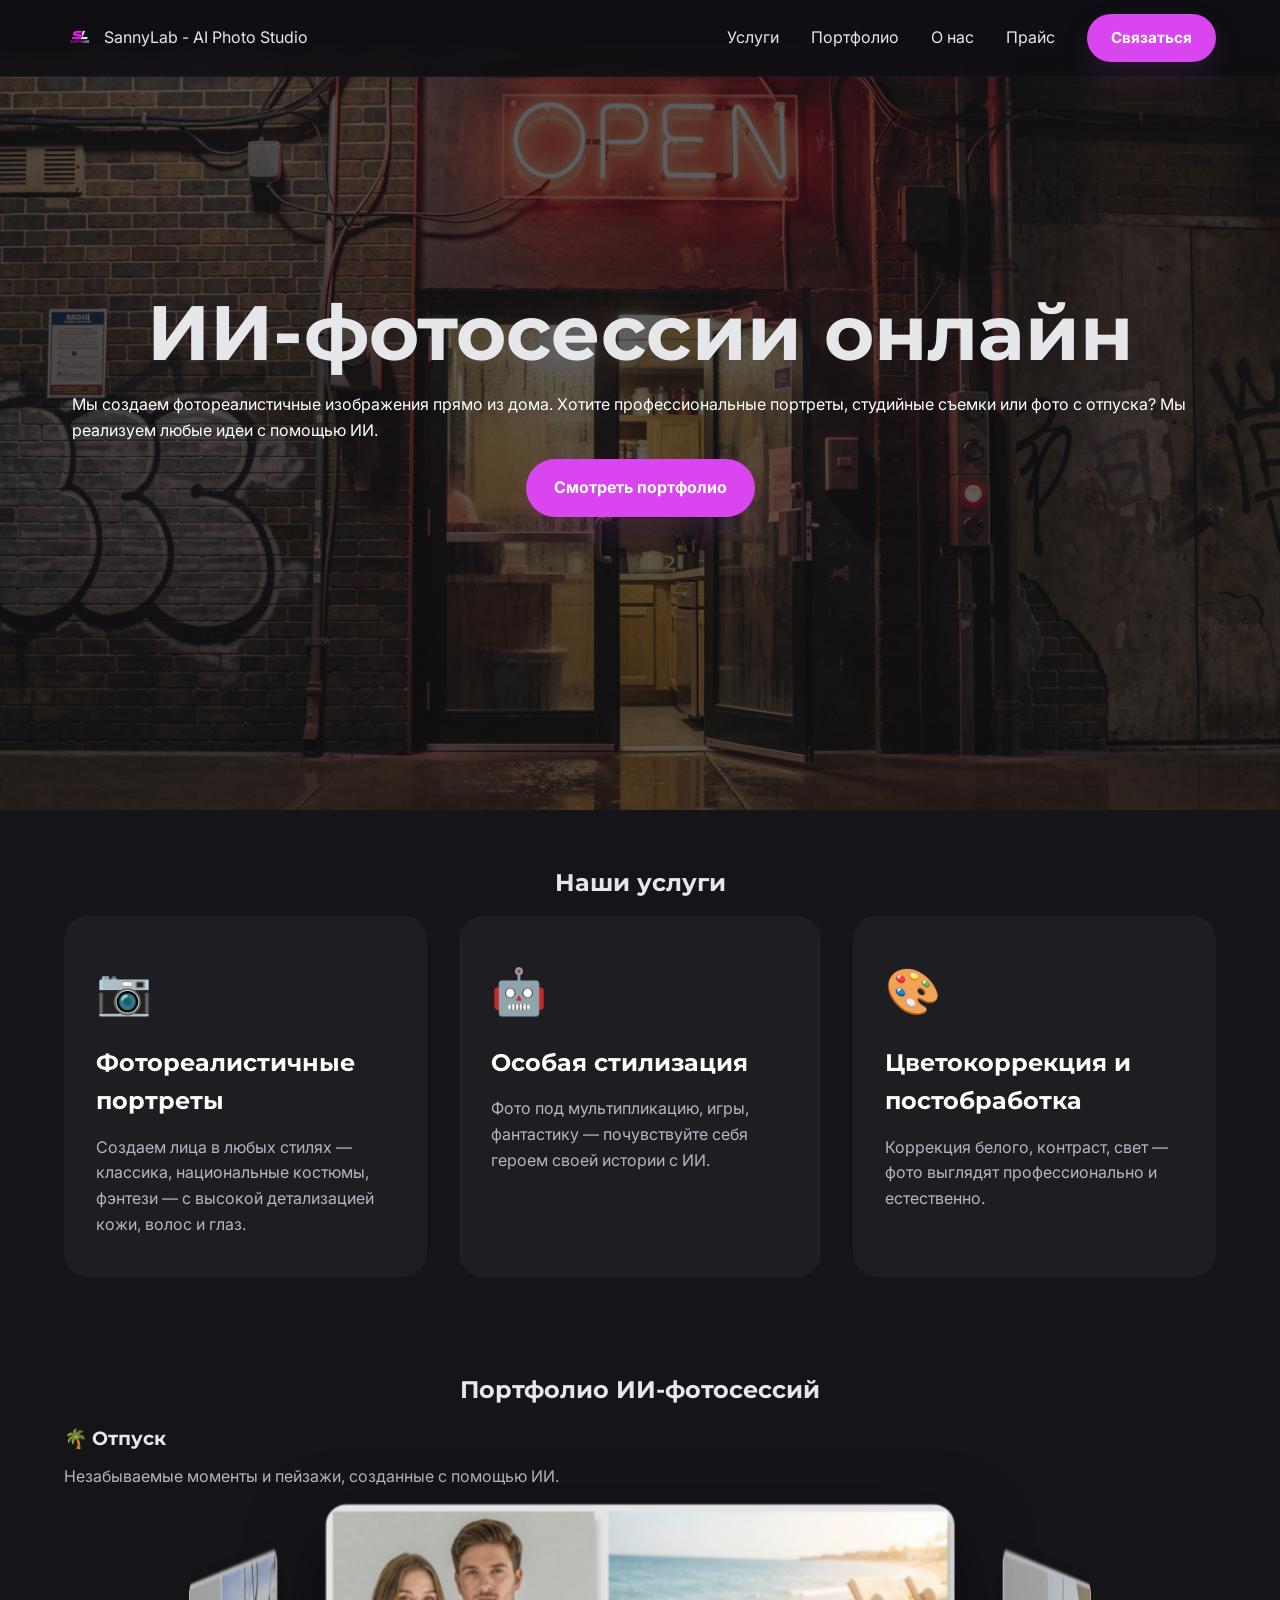
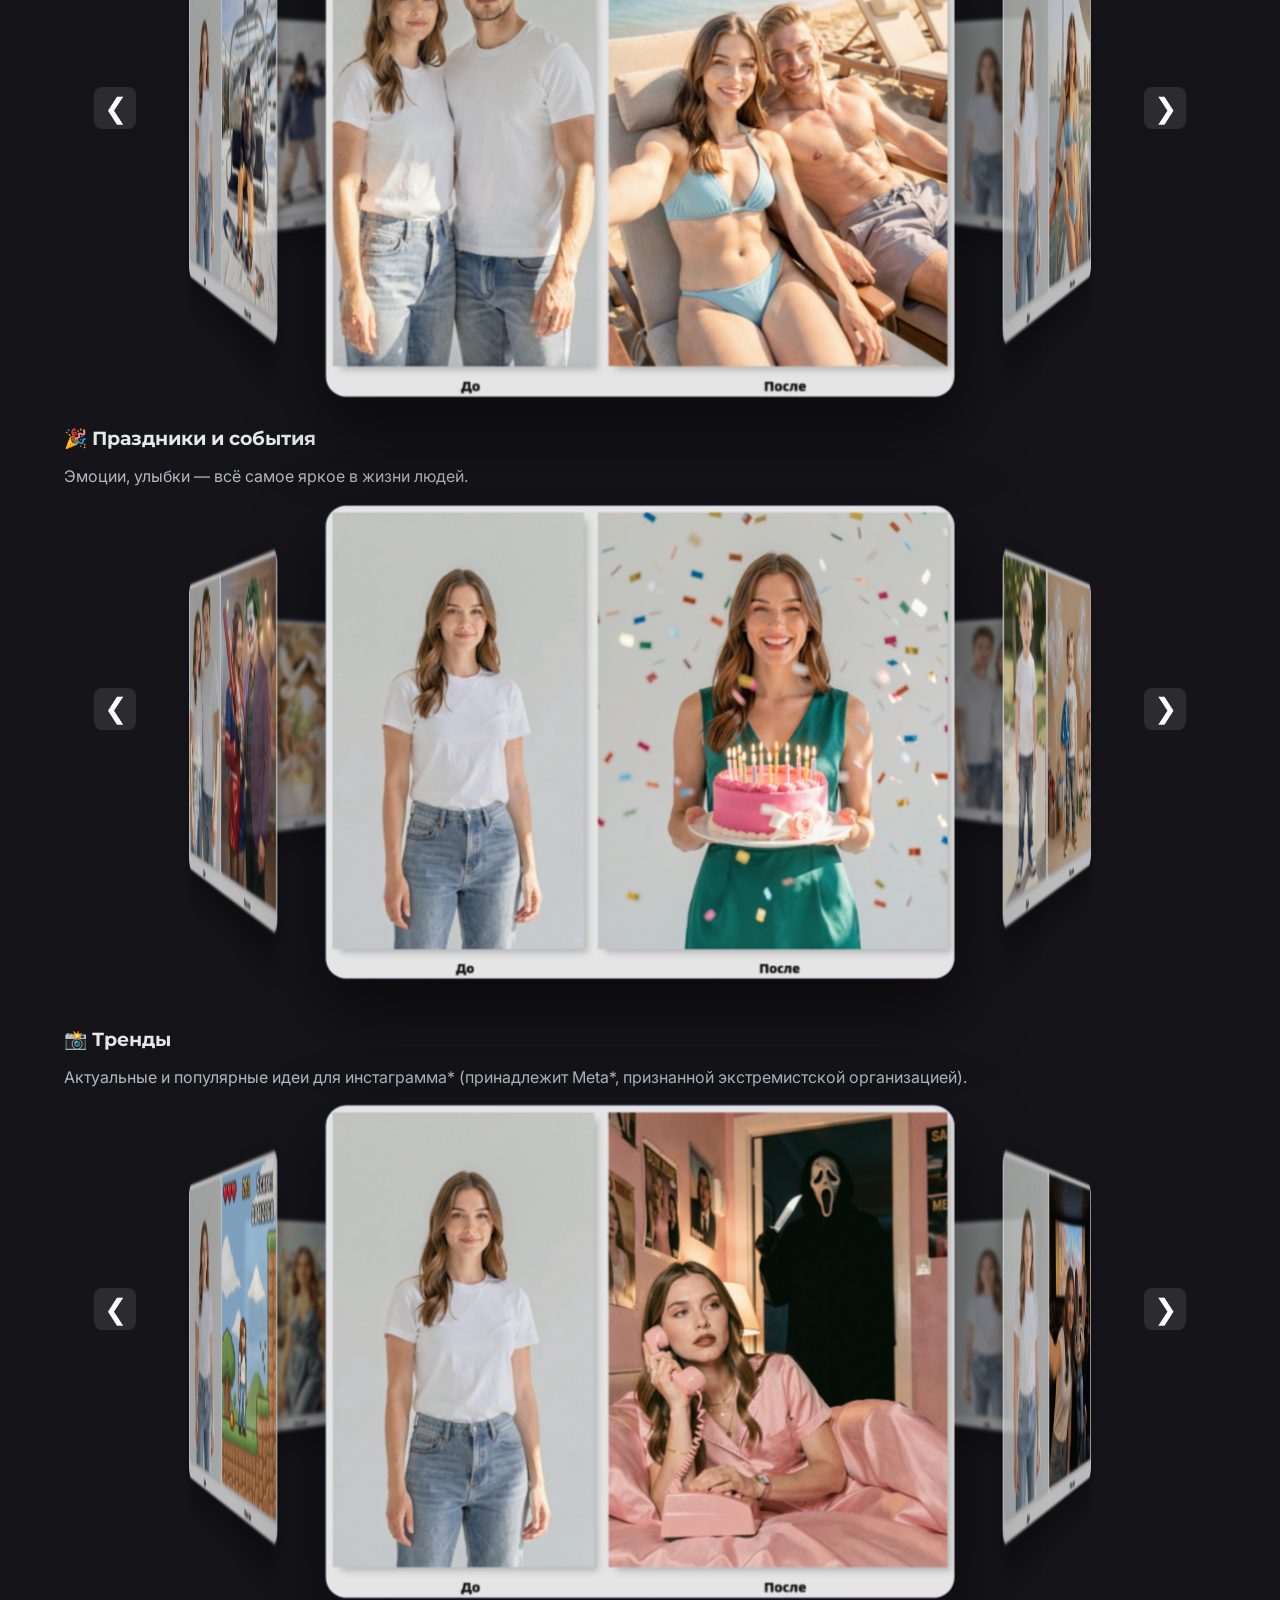
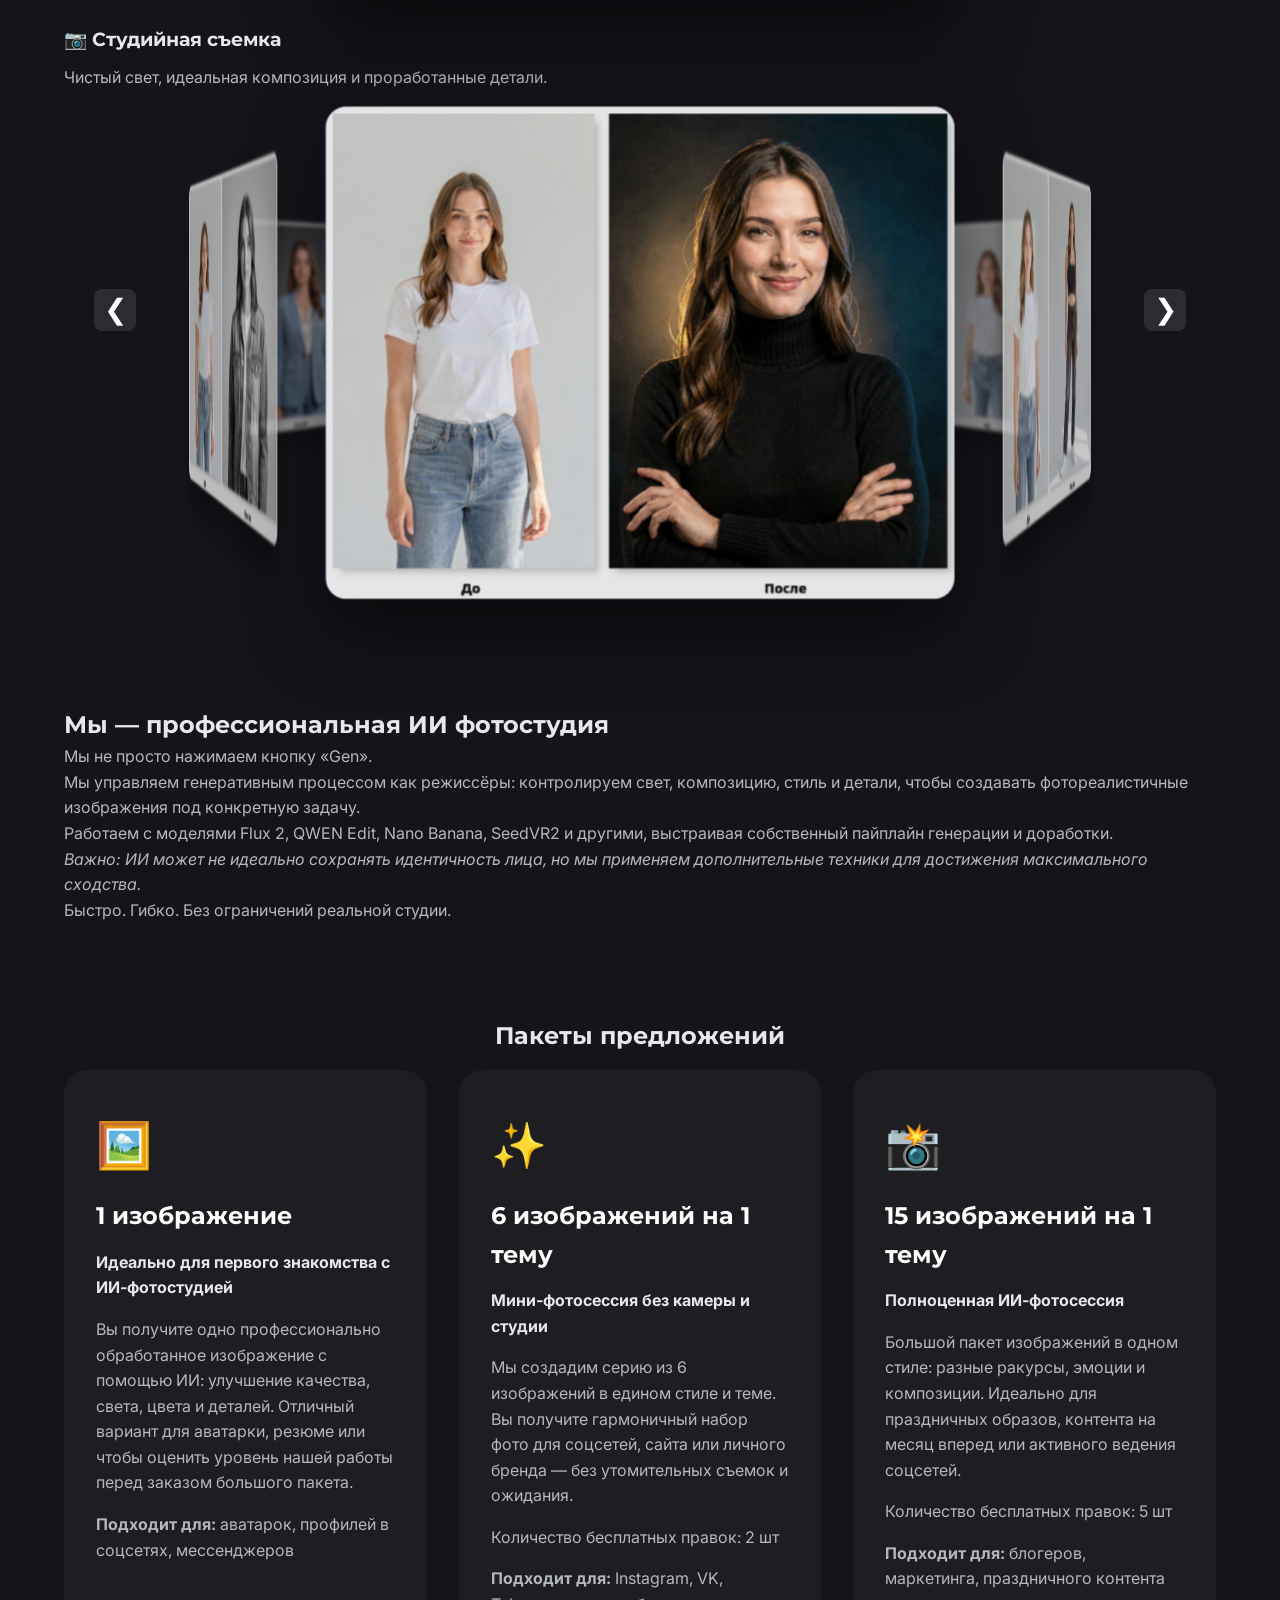
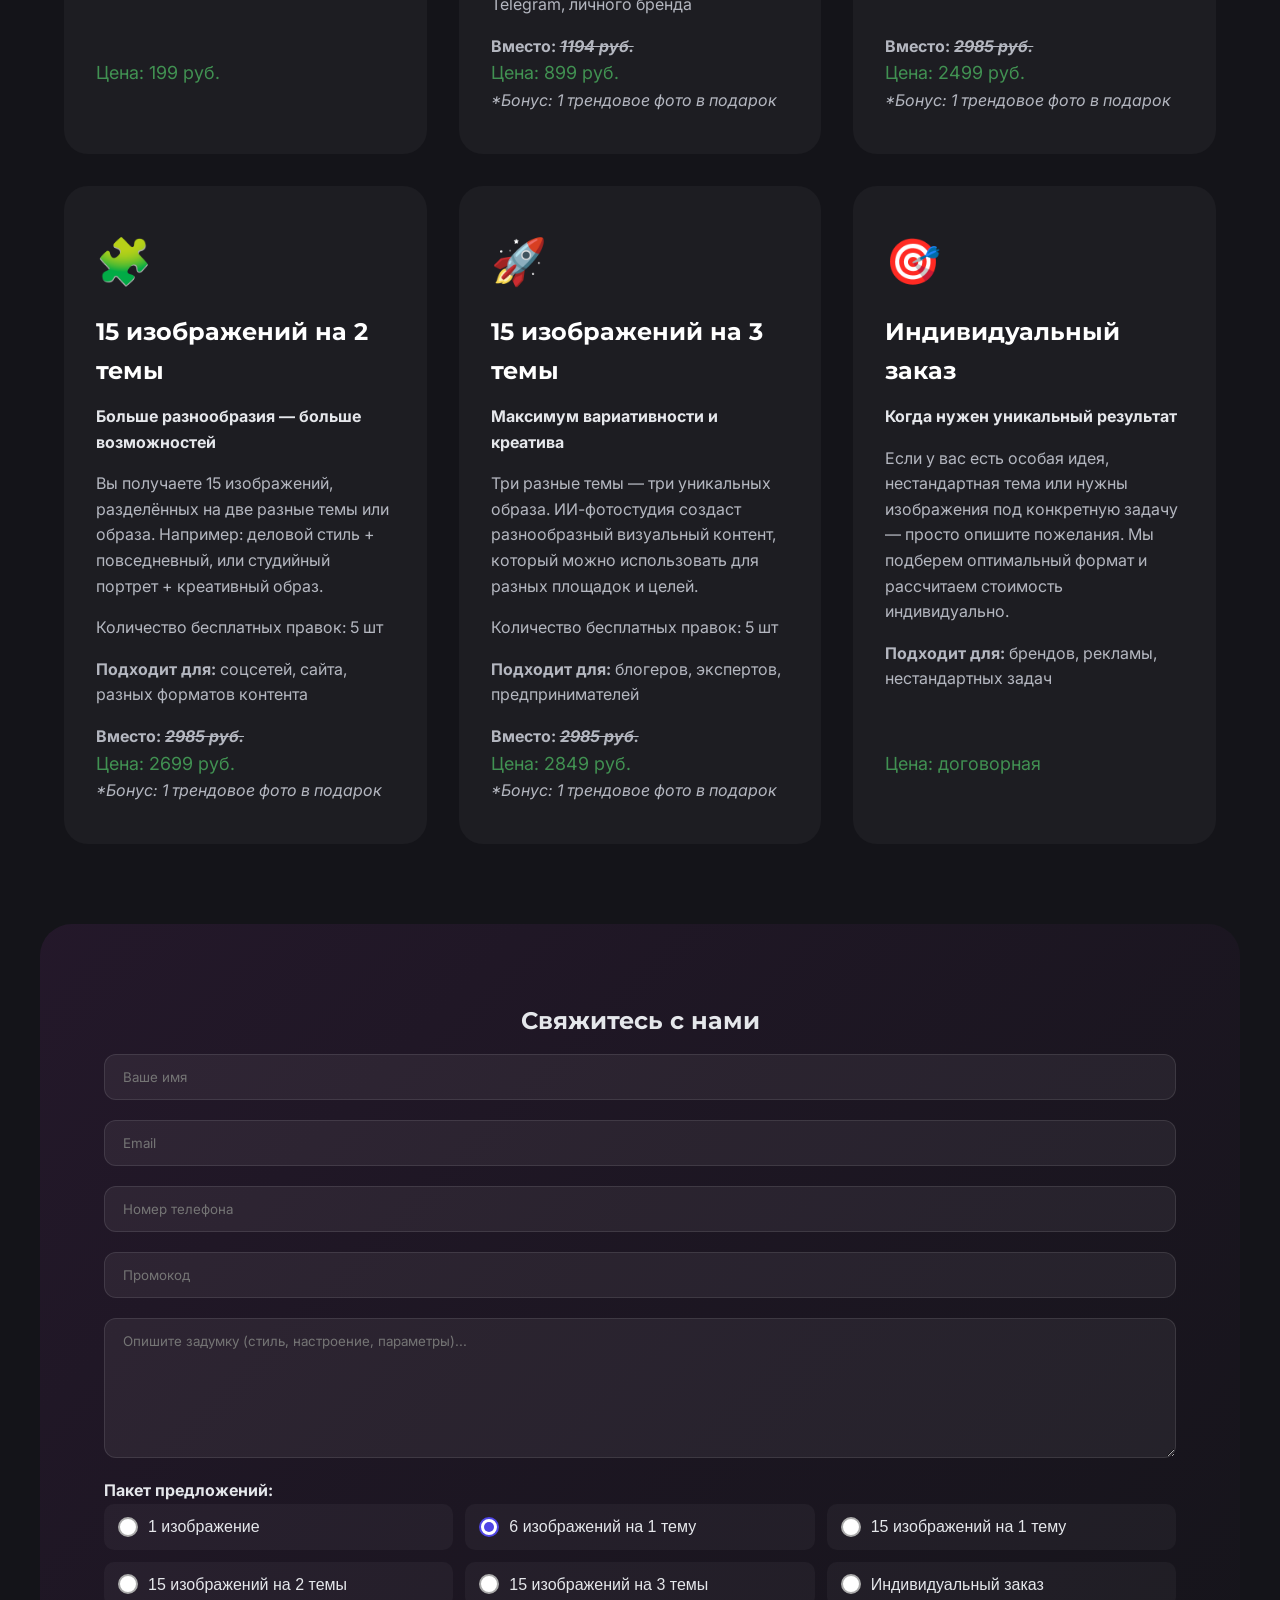
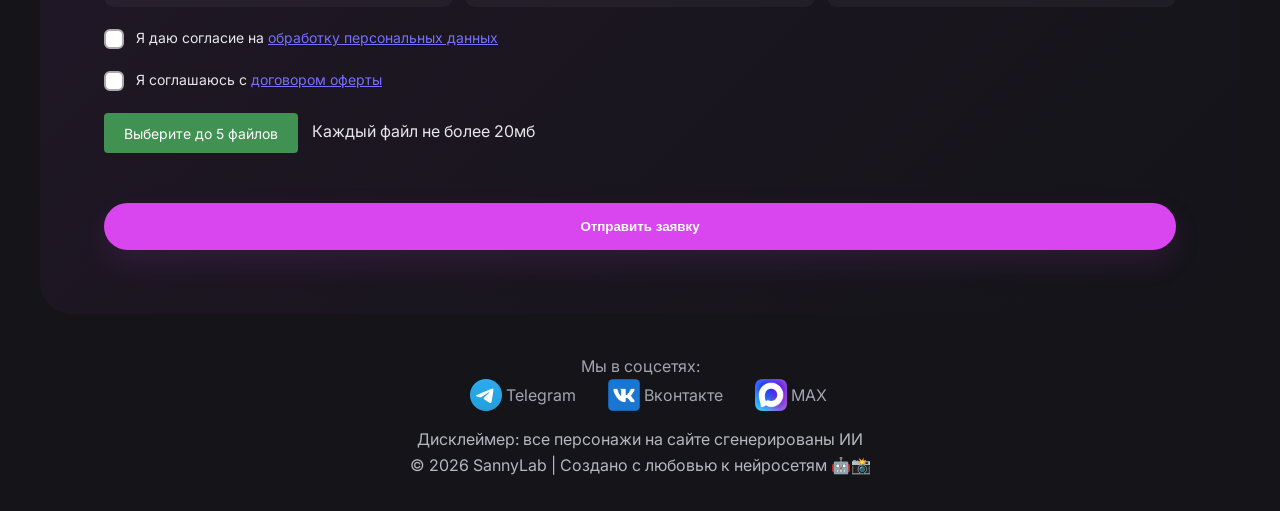
<file: index.html>
<!DOCTYPE html>
<html lang="ru">

<head>
    <meta charset="UTF-8" />
    <meta name="viewport" content="width=device-width, initial-scale=1.0" />
    <title>AI Photo Studio | Фотореалистичные ИИ фотографии и портреты</title>
    <meta name="description"
        content="SannyLab AI Photo Studio — создаем уникальные фотореалистичные изображения и портреты с помощью ИИ. Индивидуальная стилизация, постобработка и фотосессии онлайн." />
    <meta name="keywords"
        content="ИИ фотостудия, фотореалистичные портреты, AI фотографии, генеративные модели, онлайн фотосессия" />
    <link rel="canonical" href="https://sannylab.ai/" />

    <!-- Fonts -->
    <link rel="preconnect" href="https://fonts.googleapis.com">
    <link rel="preconnect" href="https://fonts.gstatic.com" crossorigin>
    <link
        href="https://fonts.googleapis.com/css2?family=Montserrat:wght@300;500;700&family=Inter:wght@300;400&display=swap"
        rel="stylesheet">

    <!-- Styles -->
    <link rel="stylesheet" href="css/style.css" />

    <!-- jQuery -->
    <script src="https://code.jquery.com/jquery-3.7.1.min.js"></script>
</head>

<body>
    <!-- Top.Mail.Ru counter -->
    <script type="text/javascript">
        var _tmr = window._tmr || (window._tmr = []);
        _tmr.push({ id: "3744654", type: "pageView", start: (new Date()).getTime() });
        (function (d, w, id) {
            if (d.getElementById(id)) return;
            var ts = d.createElement("script"); ts.type = "text/javascript"; ts.async = true; ts.id = id;
            ts.src = "https://top-fwz1.mail.ru/js/code.js";
            var f = function () { var s = d.getElementsByTagName("script")[0]; s.parentNode.insertBefore(ts, s); };
            if (w.opera == "[object Opera]") { d.addEventListener("DOMContentLoaded", f, false); } else { f(); }
        })(document, window, "tmr-code");
    </script>
    <noscript>
        <div><img src="https://top-fwz1.mail.ru/counter?id=3744654;js=na" style="position:absolute;left:-9999px;"
                alt="Top.Mail.Ru" /></div>
    </noscript>
    <!-- /Top.Mail.Ru counter -->

    <!-- Навигация -->
    <nav class="navbar" role="navigation" aria-label="Главное меню">
        <div class="container">
            <a href="#" class="logo">
                <img src="images/logo.png" alt="SannyLab logo" class="logo-icon">
                SannyLab - AI Photo Studio
            </a>
            <ul class="nav-links">
                <li><a href="#services">Услуги</a></li>
                <li><a href="#portfolio">Портфолио</a></li>
                <li><a href="#about">О нас</a></li>
                <li><a href="#pricing">Прайс</a></li>
                <li><a href="#contact" class="btn nav-btn">Связаться</a></li>
            </ul>
        </div>
    </nav>

    <!-- Hero-секция -->
    <section class="hero">
        <img src="images/banner_wide_ultralow.png" data-full="images/banner_wide_medium.png"
            alt="Фотореалистичная ИИ фотосессия" class="hero-bg blurred lazy-image" onerror="this.style.display='none'">

        <div class="container">
            <h1 class="title">ИИ-фотосессии онлайн</h1>
            <p class="sub-title">
                Мы создаем фотореалистичные изображения прямо из дома. Хотите профессиональные портреты, студийные
                съемки или фото с отпуска? Мы реализуем любые идеи с помощью ИИ.
            </p>
            <a href="#portfolio" class="btn">Смотреть портфолио</a>
        </div>
    </section>

    <!-- Услуги -->
    <section id="services" class="services">
        <div class="container">
            <h2>Наши услуги</h2>
            <div class="services-grid">
                <div class="service-card">
                    <span class="icon">📷</span>
                    <h3>Фотореалистичные портреты</h3>
                    <p>Создаем лица в любых стилях — классика, национальные костюмы, фэнтези — с высокой детализацией
                        кожи, волос и глаз.</p>
                </div>
                <div class="service-card">
                    <span class="icon">🤖</span>
                    <h3>Особая стилизация</h3>
                    <p>Фото под мультипликацию, игры, фантастику — почувствуйте себя героем своей истории с ИИ.</p>
                </div>
                <div class="service-card">
                    <span class="icon">🎨</span>
                    <h3>Цветокоррекция и постобработка</h3>
                    <p>Коррекция белого, контраст, свет — фото выглядят профессионально и естественно.</p>
                </div>
            </div>
        </div>
    </section>

    <!-- Портфолио -->
    <section id="portfolio" class="photography-portfolio services">
        <div class="container">
            <h2 class="section-title">Портфолио ИИ-фотосессий</h2>

            <!-- Категории -->
            <article class="portfolio-category" data-theme="отпуск">
                <header>
                    <h3>🌴 Отпуск</h3>
                    <p>Незабываемые моменты и пейзажи, созданные с помощью ИИ.</p>
                </header>
                <div class="slider3d">
                    <button class="nav prev" aria-label="Предыдущий слайд">❮</button>
                    <div class="viewport">
                        <div class="track">
                            <img src="images/vacation/pair_on_the_beach_low.png"
                                data-full="images/vacation/pair_on_the_beach.png" alt="Фотореалистичная пара на пляже"
                                class="slide blurred lazy-image" draggable="false">
                            <img src="images/vacation/woman_on_a_yacht_low.png"
                                data-full="images/vacation/woman_on_a_yacht.png" alt="Пара с коктейлями на пляже"
                                class="slide blurred lazy-image" draggable="false">
                            <img src="images/vacation/ferris_wheel_low.png" data-full="images/vacation/ferris_wheel.png"
                                alt="Колесо обозрения на отдыхе" class="slide blurred lazy-image" draggable="false">
                            <img src="images/vacation/pair_with_cocktails_low.png"
                                data-full="images/vacation/pair_with_cocktails.png" alt="Океаническое счастье на закате"
                                class="slide blurred lazy-image" draggable="false">
                            <img src="images/vacation/woman_on_a_snowboard_low.png"
                                data-full="images/vacation/woman_on_a_snowboard.png" alt="Девушка на яхте в отпуске"
                                class="slide blurred lazy-image" draggable="false">
                            <img src="images/vacation/woman_on_a_ski_lift_low.png"
                                data-full="images/vacation/woman_on_a_ski_lift.png" alt="Девушка на яхте в отпуске"
                                class="slide blurred lazy-image" draggable="false">
                        </div>
                    </div>
                    <button class="nav next" aria-label="Следующий слайд">❯</button>
                </div>
            </article>

            <!-- Блок: Праздники -->
            <article class="portfolio-category" data-theme="праздники">
                <header>
                    <h3>🎉 Праздники и события</h3>
                    <p>Эмоции, улыбки — всё самое яркое в жизни людей.</p>
                </header>

                <div class="slider3d">
                    <button class="nav prev">❮</button>
                    <div class="viewport">
                        <div class="track">
                            <img src="images/holidays/birthday_low.png" draggable="false"
                                data-full="images/holidays/birthday.png" class="slide blurred lazy-image"
                                alt="Свадьба под дождем" />
                            <img src="images/holidays/child_birthday_low.png" draggable="false"
                                data-full="images/holidays/child_birthday.png" class="slide blurred lazy-image"
                                alt="Новогодний бал" />
                            <img src="images/holidays/valentines_day_low.png" draggable="false"
                                data-full="images/holidays/valentines_day.png" class="slide blurred lazy-image"
                                alt="Детский день рождения" />
                            <img src="images/holidays/new_year_low.png" draggable="false"
                                data-full="images/holidays/new_year.png" class="slide blurred lazy-image"
                                alt="Концерт на свежем воздухе" />
                            <img src="images/holidays/wedding_day_low.png" draggable="false"
                                data-full="images/holidays/wedding_day.png" class="slide blurred lazy-image"
                                alt="Свадьба под дождем" />
                            <img src="images/holidays/halloween_low.png" draggable="false"
                                data-full="images/holidays/halloween.png" class="slide blurred lazy-image"
                                alt="Свадьба под дождем" />
                        </div>
                    </div>
                    <button class="nav next">❯</button>
                </div>
            </article>

            <!-- Блок: Тренды / Уличная фоторафия -->
            <article class="portfolio-category" data-theme="тренды">
                <header>
                    <h3>📸 Тренды</h3>
                    <p>Актуальные и популярные идеи для инстаграмма* (принадлежит Meta*, признанной экстремистской
                        организацией).</p>
                </header>

                <div class="slider3d">
                    <button class="nav prev">❮</button>
                    <div class="viewport">
                        <div class="track">
                            <img src="images/trends/scream_low.png" draggable="false"
                                data-full="images/trends/scream.png" class="slide blurred lazy-image"
                                alt="ИИ тренд крик" />
                            <img src="images/trends/zootopia_low.png" draggable="false"
                                data-full="images/trends/zootopia.png" class="slide blurred lazy-image"
                                alt="ИИ тренд Зверополис" />
                            <img src="images/trends/cartoon_low.png" draggable="false"
                                data-full="images/trends/cartoon.png" class="slide blurred lazy-image"
                                alt="ИИ тренд модель мужчина" />
                            <img src="images/trends/cyberpunk_low.png" draggable="false"
                                data-full="images/trends/cyberpunk.png" class="slide blurred lazy-image"
                                alt="ИИ тренд модель женщина" />
                            <img src="images/trends/picture_low.png" draggable="false"
                                data-full="images/trends/picture.png" class="slide blurred lazy-image"
                                alt="ИИ тренд мельтяшка" />
                            <img src="images/trends/the_game_low.png" draggable="false"
                                data-full="images/trends/the_game.png" class="slide blurred lazy-image"
                                alt="ИИ тренд косплей" />
                        </div>
                    </div>
                    <button class="nav next">❯</button>
                </div>
            </article>

            <!-- Блок: Студийное фото -->
            <article class="portfolio-category" data-theme="студия">
                <header>
                    <h3>📷 Студийная съемка</h3>
                    <p>Чистый свет, идеальная композиция и проработанные детали.</p>
                </header>

                <div class="slider3d">

                    <button class="nav prev">❮</button>
                    <div class="viewport">
                        <div class="track">
                            <img src="images/studio/studio_1_low.png" draggable="false"
                                data-full="images/studio/studio_1.png" class="slide blurred lazy-image"
                                alt="Женский портрет в студии" />
                            <img src="images/studio/studio_2_low.png" draggable="false"
                                data-full="images/studio/studio_2.png" class="slide blurred lazy-image"
                                alt="Женский портрет в студии в полный рост" />
                            <img src="images/studio/studio_3_low.png" draggable="false"
                                data-full="images/studio/studio_3.png" class="slide blurred lazy-image"
                                alt="Женский портрет с дымом" />
                            <img src="images/studio/studio_4_low.png" draggable="false"
                                data-full="images/studio/studio_4.png" class="slide blurred lazy-image"
                                alt="Женский портрет в шляпе" />
                            <img src="images/studio/studio_5.png" draggable="false"
                                data-full="images/studio/studio_5.png" class="slide blurred lazy-image"
                                alt="Женский портрет в костюме" />
                            <img src="images/studio/studio_6_low.png" draggable="false"
                                data-full="images/studio/studio_6.png" class="slide blurred lazy-image"
                                alt="Женский портрет чб" />
                        </div>
                    </div>
                    <button class="nav next">❯</button>
                </div>
            </article>

        </div>
    </section>

    <!-- Об авторе -->
    <section id="about" class="about">
        <div class="container">
            <div class="about-grid">
                <div class="about-text">
                    <h2>Мы — профессиональная ИИ фотостудия</h2>
                    <p>Мы не просто нажимаем кнопку «Gen».</p>
                    <p>Мы управляем генеративным процессом как режиссёры:
                        контролируем свет, композицию, стиль и детали, чтобы создавать фотореалистичные изображения под
                        конкретную задачу.</p>
                    <p>
                        Работаем с моделями Flux 2, QWEN Edit, Nano Banana, SeedVR2 и другими, выстраивая собственный
                        пайплайн генерации и доработки.
                    </p>
                    <p class="about-note">
                        <i>Важно: ИИ может не идеально сохранять идентичность лица, но мы применяем дополнительные
                            техники
                            для достижения максимального сходства.</i>
                    </p>
                    <p>Быстро. Гибко. Без ограничений реальной студии.</p>
                </div>
            </div>
        </div>
    </section>

    <!-- Прайс лист -->
    <section id="pricing" class="price-list">
        <div class="container">
            <h2>Пакеты предложений</h2>
            <div class="price-list-grid">
                <div class="price-list-card">
                    <span class="icon">🖼️</span>
                    <h3>1 изображение</h3>
                    <h4 class="subtitle">Идеально для первого знакомства с ИИ-фотостудией</h4>
                    <p class="content">Вы получите одно профессионально обработанное изображение с помощью ИИ: улучшение
                        качества,
                        света, цвета и деталей. Отличный вариант для аватарки, резюме или чтобы оценить уровень нашей
                        работы перед заказом большого пакета.</p>
                    <p class="who"><b>Подходит для:</b> аватарок, профилей в соцсетях, мессенджеров</p>
                    <div class="price-block">
                        <p class="price">Цена: 199 руб.</p>
                        <div>
                            <pre> </pre>
                        </div>
                    </div>
                </div>
                <div class="price-list-card">
                    <span class="icon">✨</span>
                    <h3>6 изображений на 1 тему</h3>
                    <h4 class="subtitle">Мини-фотосессия без камеры и студии</h4>
                    <p class="content">Мы создадим серию из 6 изображений в едином стиле и теме. Вы получите гармоничный
                        набор фото для
                        соцсетей, сайта или личного бренда — без утомительных съемок и ожидания.
                    </p>
                    <p class="edits">Количество бесплатных правок: 2 шт</p>
                    <p class="who"><b>Подходит для:</b> Instagram, VK, Telegram, личного бренда</p>
                    <div class="price-block">
                        <p class="old-price">Вместо: <span class="old-price__cost">1194 руб.</span></p>
                        <p class="price">Цена: 899 руб.</p>
                        <p><i>*Бонус: 1 трендовое фото в подарок</i></p>
                    </div>
                </div>
                <div class="price-list-card">
                    <span class="icon">📸</span>
                    <h3>15 изображений на 1 тему</h3>
                    <h4 class="subtitle">Полноценная ИИ-фотосессия</h4>
                    <p class="content">Большой пакет изображений в одном стиле: разные ракурсы, эмоции и композиции.
                        Идеально для
                        праздничных образов, контента на месяц вперед или активного ведения соцсетей.</p>
                    <p class="edits">Количество бесплатных правок: 5 шт</p>
                    <p class="who"><b>Подходит для:</b> блогеров, маркетинга, праздничного контента</p>
                    <div class="price-block">
                        <p class="old-price">Вместо: <span class="old-price__cost">2985 руб.</span></p>
                        <p class="price">Цена: 2499 руб.</p>
                        <p><i>*Бонус: 1 трендовое фото в подарок</i></p>
                    </div>
                </div>
                <div class="price-list-card">
                    <span class="icon">🧩</span>
                    <h3>15 изображений на 2 темы</h3>
                    <h4 class="subtitle">Больше разнообразия — больше возможностей</h4>
                    <p class="content">Вы получаете 15 изображений, разделённых на две разные темы или образа. Например:
                        деловой стиль +
                        повседневный, или студийный портрет + креативный образ.</p>
                    <p class="edits">Количество бесплатных правок: 5 шт</p>
                    <p class="who"><b>Подходит для:</b> соцсетей, сайта, разных форматов контента</p>
                    <div class="price-block">
                        <p class="old-price">Вместо: <span class="old-price__cost">2985 руб.</span></p>
                        <p class="price">Цена: 2699 руб.</p>
                        <p><i>*Бонус: 1 трендовое фото в подарок</i></p>
                    </div>
                </div>
                <div class="price-list-card">
                    <span class="icon">🚀</span>
                    <h3>15 изображений на 3 темы</h3>
                    <h4 class="subtitle">Максимум вариативности и креатива</h4>
                    <p class="content">Три разные темы — три уникальных образа. ИИ-фотостудия создаст разнообразный
                        визуальный контент,
                        который можно использовать для разных площадок и целей.</p>
                    <p class="edits">Количество бесплатных правок: 5 шт</p>
                    <p class="who"><b>Подходит для:</b> блогеров, экспертов, предпринимателей</p>
                    <div class="price-block">
                        <p class="old-price">Вместо: <span class="old-price__cost">2985 руб.</span></p>
                        <p class="price">Цена: 2849 руб.</p>
                        <p><i>*Бонус: 1 трендовое фото в подарок</i></p>
                    </div>
                </div>
                <div class="price-list-card">
                    <span class="icon">🎯</span>
                    <h3>Индивидуальный заказ</h3>
                    <h4 class="subtitle">Когда нужен уникальный результат</h4>
                    <p class="content">Если у вас есть особая идея, нестандартная тема или нужны изображения под
                        конкретную задачу —
                        просто опишите пожелания. Мы подберем оптимальный формат и рассчитаем стоимость индивидуально.
                    </p>
                    <p class="who"><b>Подходит для:</b> брендов, рекламы, нестандартных задач</p>
                    <div class="price-block">
                        <p class="price">Цена: договорная</p>
                        <div>
                            <pre> </pre>
                        </div>
                    </div>
                </div>
            </div>
        </div>
    </section>

    <!-- Контакты -->
    <section id="contact" class="contact services">
        <div class="container contact-card">
            <h2>Свяжитесь с нами</h2>
            <form class="contact-form" aria-label="Форма связи">
                <input type="text" id="name" name="name" placeholder="Ваше имя" required maxlength="64" />
                <input type="email" id="email" name="email" placeholder="Email" required maxlength="64" />
                <input type="tel" id="phone" name="phone" placeholder="Номер телефона" required>
                <input type="text" id="promo" name="promo" placeholder="Промокод" maxlength="64" />
                <textarea placeholder="Опишите задумку (стиль, настроение, параметры)..." id="text" name="description"
                    rows="4" required maxlength="1024"></textarea>

                <div>
                    <h4>Пакет предложений:</h4>
                    <div class="package-options">
                        <label class="package">
                            <input type="radio" name="package" value="1" required>
                            <span class="radio"></span>
                            <span class="package-name">1 изображение</span>
                        </label>

                        <label class="package">
                            <input type="radio" name="package" value="2" checked>
                            <span class="radio"></span>
                            <span class="package-name">6 изображений на 1 тему</span>
                        </label>

                        <label class="package">
                            <input type="radio" name="package" value="3">
                            <span class="radio"></span>
                            <span class="package-name">15 изображений на 1 тему</span>
                        </label>

                        <label class="package">
                            <input type="radio" name="package" value="4">
                            <span class="radio"></span>
                            <span class="package-name">15 изображений на 2 темы</span>
                        </label>

                        <label class="package">
                            <input type="radio" name="package" value="5">
                            <span class="radio"></span>
                            <span class="package-name">15 изображений на 3 темы</span>
                        </label>

                        <label class="package">
                            <input type="radio" name="package" value="6">
                            <span class="radio"></span>
                            <span class="package-name">Индивидуальный заказ</span>
                        </label>
                    </div>
                </div>

                <label class="consent">
                    <input type="checkbox" id="consentCheckbox" name="consent_personal" required>
                    <span class="checkbox"></span>
                    <span class="text">
                        Я даю согласие на
                        <a href="#" onclick="openConsentModal(); return false;">
                            обработку персональных данных
                        </a>
                    </span>
                </label>

                <label class="consent">
                    <input type="checkbox" id="consentCheckbox" name="consent_offer" required>
                    <span class="checkbox"></span>
                    <span class="text">
                        Я соглашаюсь с
                        <a href="#" onclick="openOfferModal(); return false;">
                            договором оферты
                        </a>
                    </span>
                </label>

                <label class="input-file">
                    <input type="file" id="images" accept="image/*" multiple>
                    <span class="input-file-btn">Выберите до 5 файлов</span>
                    <span class="input-file-text">Каждый файл не более 20мб</span>
                </label>

                <div id="preview" class="preview"></div>

                <button type="submit" class="btn">Отправить заявку</button>
            </form>
        </div>
    </section>

    <!-- Footer -->
    <footer class="footer services">
        <div class="container">
            Мы в соцсетях:
            <div class="social-media">
                <a class="social-media_item" href="https://t.me/ameliawrite" target="_blank" rel="noopener">
                    <img class="icon" src="images/social_media/telegram.png" alt="Telegram">
                    <span class="title">Telegram</span>
                </a>

                <a class="social-media_item" href="https://vk.me/ameliawrite?im" target="_blank" rel="noopener">
                    <img class="icon" src="images/social_media/vk.png" alt="VK">
                    <span class="title">Вконтакте</span>
                </a>
                <a class="social-media_item"
                    href="https://max.ru/u/f9LHodD0cOJFNPte8O0MdpUxX2QginRx6N2CLty9HsU0XJWsoue4XD82P3o" target="_blank"
                    rel="noopener">
                    <img class="icon" src="images/social_media/max.png" alt="MAX">
                    <span class="title">MAX</span>
                </a>
            </div>

            <p>Дисклеймер: все персонажи на сайте сгенерированы ИИ</p>
            <p>© 2026 SannyLab | Создано с любовью к нейросетям 🤖📸</p>
        </div>
    </footer>

    <!-- Модальное окно -->
    <div id="modal" class="modal" aria-hidden="true">
        <span class="close" aria-label="Закрыть">&times;</span>
        <button class="modal-nav modal-prev" aria-label="Предыдущая фотография">❮</button>
        <button class="modal-nav modal-next" aria-label="Следующая фотография">❯</button>
        <div class="modal-inner">
            <img class="modal-content" id="modal-img" alt="Просмотр изображения">
            <div id="caption" class="modal-caption"></div>
        </div>
    </div>

    <div id="consentModal" class="consent-modal">
        <div class="consent-modal-wrapper">
            <button class="consent-modal-close" onclick="closeConsentModal()">×</button>
            <div class="consent-modal-content">


                <h2>Согласие на обработку персональных данных</h2>

                <div class="consent-modal-body">
                    <p>
                        Настоящим, свободно, своей волей и в своем интересе, подтверждая свою дееспособность, я даю
                        согласие
                        Оператору на обработку моих персональных данных на условиях, изложенных ниже.
                    </p>

                    <h3>1. Термины и определения</h3>
                    <p>
                        <b>Оператор</b> — лицо, самостоятельно или совместно с другими лицами организующее и (или)
                        осуществляющее
                        обработку персональных данных.
                    </p>
                    <p>
                        <b>Персональные данные</b> — любая информация, относящаяся к прямо или косвенно определенному
                        или
                        определяемому физическому лицу.
                    </p>
                    <p>
                        <b>Обработка персональных данных</b> — любое действие (операция) или совокупность действий с
                        персональными
                        данными, включая сбор, запись, систематизацию, накопление, хранение, уточнение (обновление,
                        изменение), извлечение, использование, передачу (распространение, предоставление, доступ),
                        обезличивание, блокирование, удаление, уничтожение.
                    </p>

                    <h3>2. Перечень персональных данных</h3>
                    <ul>
                        <li>ФИО;</li>
                        <li>адрес электронной почты;</li>
                        <li>номер телефона;</li>
                        <li>фотографии и изображения, загружаемые для создания ИИ-фотосессий;</li>
                        <li>данные, указываемые в формах сайта;</li>
                        <li>IP-адрес, cookie, технические и аналитические данные;</li>
                        <li>иные сведения, предоставленные добровольно.</li>
                    </ul>

                    <h3>3. Цели обработки персональных данных</h3>
                    <ul>
                        <li>предоставления сервиса по созданию ИИ-фотосессий;</li>
                        <li>загрузки, обработки и генерации изображений с использованием технологий искусственного
                            интеллекта;</li>
                        <li>обработки запросов и обратной связи;</li>
                        <li>направления сервисных уведомлений, связанных с работой сайта;</li>
                        <li>улучшения качества работы сайта, анализа пользовательского поведения;</li>
                        <li>выполнение требований законодательства РФ.</li>
                    </ul>

                    <h3>4. Правовые основания обработки</h3>
                    <p>
                        Обработка персональных данных осуществляется на основании настоящего согласия, а также в иных
                        случаях, предусмотренных законодательством Российской Федерации.
                    </p>

                    <h3>5. Условия обработки персональных данных</h3>
                    <p>
                        Оператор осуществляет обработку персональных данных с использованием средств автоматизации и
                        (или)
                        без использования таких средств, включая обработку изображений с применением алгоритмов
                        машинного
                        обучения и искусственного интеллекта.

                        Загружаемые пользователем фотографии используются исключительно для целей предоставления сервиса
                        и
                        не распространяются без согласия пользователя, за исключением случаев, предусмотренных
                        законодательством Российской Федерации.

                        Персональные данные обрабатываются с соблюдением принципов и правил, предусмотренных
                        законодательством Российской Федерации. Оператор принимает необходимые правовые, организационные
                        и
                        технические меры для защиты персональных данных.

                        Передача персональных данных третьим лицам допускается в случаях, предусмотренных
                        законодательством
                        Российской Федерации, либо при привлечении технических подрядчиков (хостинг, облачные сервисы,
                        ИИ-платформы) при условии обеспечения ими конфиденциальности и безопасности персональных данных.
                    </p>

                    <h3>6. Срок действия согласия</h3>
                    <p>
                        Настоящее согласие действует с момента его предоставления и до достижения целей обработки
                        персональных данных либо до момента его отзыва субъектом персональных данных.
                    </p>

                    <h3>7. Отзыв согласия</h3>
                    <p>
                        Я уведомлен(а), что настоящее согласие может быть отозвано мной в любое время путем направления
                        письменного уведомления Оператору по адресу электронной почты, указанному на сайте. Отзыв
                        согласия
                        не влияет на законность обработки персональных данных до момента его получения Оператором.
                    </p>

                    <h3>8. Права субъекта персональных данных</h3>
                    <p>
                        Мне разъяснены мои права, включая право на получение информации об обработке персональных
                        данных,
                        требование уточнения, блокирования или уничтожения персональных данных, а также иные права,
                        предусмотренные законодательством Российской Федерации.
                    </p>

                    <h3>9. Подтверждение согласия</h3>
                    <p>
                        Нажимая кнопку «Отправить», «Зарегистрироваться», «Оставить заявку» либо иным образом
                        предоставляя
                        персональные данные через сайт, я подтверждаю, что ознакомлен(а) с настоящим Согласием и
                        принимаю
                        его условия.
                    </p>

                    <h3>10. Реквизиты Оператора</h3>
                    <ul>
                        <li>Статус: физическое лицо, применяющее специальный налоговый режим «Налог на профессиональный
                            доход» (самозанятый);</li>
                        <li>Григоренко Александр Андреевич;</li>
                        <li>sannyprod@yandex.ru;</li>
                        <li>ИНН: 615434226154.</li>
                    </ul>
                </div>
                <div class="consent-modal-footer">
                    <button class="btn" onclick="closeConsentModal()">Закрыть</button>
                </div>
            </div>
        </div>
    </div>

    <div id="offerModal" class="offer-modal">
        <div class="offer-modal-wrapper">
            <button class="offer-modal-close" onclick="closeOfferModal()">×</button>
            <div class="offer-modal-content">


                <h2>ДОГОВОР ПУБЛИЧНОЙ ОФЕРТЫ</h2>

                <div class="offer-modal-body">
                    <p>
                        на оказание услуг по обработке изображений с использованием ИИ

                        Настоящий документ является официальным предложением (публичной офертой) в соответствии со
                        статьёй 437 Гражданского кодекса Российской Федерации и адресован любому физическому лицу (далее
                        — Заказчик), желающему воспользоваться услугами, предоставляемыми Исполнителем.
                    </p>

                    <h3>1. Общие положения</h3>
                    <p>
                        1.1. Исполнитель — физическое лицо, применяющее специальный налоговый режим «Налог на
                        профессиональный доход» (самозанятый), осуществляющее оказание услуг по обработке изображений с
                        использованием технологий искусственного интеллекта.
                    </p>
                    <p>
                        1.2. Акцептом (принятием) настоящей Оферты является совершение Заказчиком оплаты услуг
                        Исполнителя. С момента акцепта настоящий Договор считается заключённым.
                    </p>
                    <p>
                        1.3. Акцептуя Оферту, Заказчик подтверждает, что полностью ознакомился и согласен со всеми
                        условиями настоящего Договора.
                    </p>

                    <h3>2. Предмет договора</h3>
                    <p>
                        2.1. Исполнитель обязуется оказать Заказчику услуги по обработке изображений с использованием
                        технологий искусственного интеллекта, а именно:
                    </p>
                    <ul>
                        <li>редактирование изображений;</li>
                        <li>ретушь;</li>
                        <li>повышение разрешения и качества изображений (апскейл).</li>
                    </ul>
                    <p>
                        2.2. Услуги оказываются в электронном виде посредством сайта Исполнителя.
                    <p>
                        2.3. Для оказания услуг могут использоваться сторонние программные решения и модели
                        искусственного интеллекта.
                    </p>

                    <h3>3. Порядок оказания услуг</h3>
                    <p>3.1. Заказчик загружает изображение и/или иные материалы, необходимые для оказания услуги, и
                        оплачивает выбранную услугу.</p>

                    <p>3.2. Результат оказания услуги предоставляется Заказчику в электронном виде через интерфейс
                        сайта.</p>

                    <p>3.3. Моментом оказания услуги считается предоставление Заказчику результата обработки
                        изображения.</p>

                    <h3>4. Стоимость услуг и порядок оплаты</h3>
                    <p>
                        4.1. Стоимость услуг указывается на сайте Исполнителя и оплачивается Заказчиком в рублях
                        Российской Федерации.
                    </p>
                    <p>
                        4.2. Услуги оказываются Исполнителем исключительно на условиях 100% предоплаты.
                        Отсутствие оплаты либо частичная оплата означает отсутствие обязательств Исполнителя по оказанию
                        услуг.
                        Исполнитель приступает к оказанию услуг только после получения полной суммы оплаты.
                    </p>
                    <p>
                        4.3. Возврат денежных средств возможен только до момента предоставления Заказчику результата
                        обработки изображения.
                    </p>
                    <p>
                        4.4. После получения Заказчиком результата услуги возврат денежных средств не производится,
                        поскольку услуга считается оказанной в полном объёме
                    </p>

                    <h3>5. Права и обязанности сторон</h3>
                    <p>
                        5.1. Исполнитель обязуется:
                    </p>
                    <ul>
                        <li>оказать услуги в соответствии с описанием на сайте;</li>
                        <li>принимать разумные меры для обеспечения работоспособности сервиса.</li>
                    </ul>

                    <p>
                        5.2. Исполнитель вправе:
                    </p>
                    <ul>
                        <li>отказать в оказании услуг без возврата средств, если Заказчик нарушает условия настоящего
                            Договора;</li>
                        <li>приостанавливать работу сервиса для проведения технических работ.</li>
                    </ul>

                    <p>
                        5.3. Заказчик обязуется:
                    </p>
                    <ul>
                        <li>не загружать материалы, нарушающие законодательство РФ;</li>
                        <li>использовать сервис для обработки изображений, содержащих: порнографический или иной контент
                            18+; сцены насилия, жестокости; иные запрещённые материалы.</li>
                    </ul>

                    <h3>6. Права на результаты интеллектуальной деятельности</h3>
                    <p>
                        6.1. Исключительные права на результат обработки изображений принадлежат Заказчику.
                    </p>
                    <p>
                        6.2. Исполнитель не несёт ответственности за возможные нарушения авторских или иных прав третьих
                        лиц, связанные с использованием Заказчиком результатов обработки изображений.
                    </p>
                    <p>
                        6.3. Исполнитель не гарантирует уникальность результата обработки изображений и отсутствие
                        совпадений с иными изображениями.
                    </p>
                    <p>
                        6.4. Коммерческое использование результатов обработки изображений Заказчиком не допускается,
                        если иное прямо не указано на сайте.
                    </p>

                    <h3>7. Ответственность сторон</h3>
                    <p>
                        7.1. Услуги оказываются «как есть» (as is). Результаты работы искусственного интеллекта могут
                        отличаться от ожиданий Заказчика.
                    </p>
                    <p>
                        7.2. Исполнитель не несёт ответственности за:
                    </p>
                    <ul>
                        <li>прямые или косвенные убытки Заказчика;</li>
                        <li>невозможность использования результата услуги;</li>
                        <li>ошибки, неточности или искажения в результатах обработки;</li>
                        <li>временные сбои в работе сайта или ИИ-моделей.</li>
                    </ul>
                    <p>
                        7.3. Исполнитель не несёт ответственности за содержание материалов, загружаемых Заказчиком.
                    </p>

                    <h3>8. Персональные данные</h3>
                    <p>
                        8.1. Обработка персональных данных Заказчика осуществляется в соответствии с законодательством
                        Российской Федерации и Политикой конфиденциальности, размещённой на сайте Исполнителя.
                    </p>

                    <h3>9. Заключительные положения</h3>
                    <p>
                        9.1. Исполнитель вправе в одностороннем порядке изменять условия настоящей Оферты. Новая
                        редакция вступает в силу с момента её публикации на сайте.
                    </p>
                    <p>
                        9.2. К отношениям сторон применяется право Российской Федерации.
                    </p>
                    <p>
                        9.3. Все споры подлежат разрешению в соответствии с действующим законодательством РФ.
                    </p>
                </div>
                <div class="offer-modal-footer">
                    <button class="btn" onclick="closeOfferModal()">Закрыть</button>
                </div>
            </div>
        </div>
    </div>

    <!-- Loader Modal -->
    <div id="loader-modal">
        <div class="loader-content">
            <div class="spinner"></div>
            <p>Обработка изображения...</p>
        </div>
    </div>

    <div id="toast">
        <span class="toast-text"></span>
    </div>

    <script src="js/main.js"></script>
</body>

</html>
</file>
<file: css/style.css>
/* =======================================================
   БАЗОВЫЕ НАСТРОЙКИ
======================================================= */
* {
  margin: 0;
  padding: 0;
  box-sizing: border-box;
}

:root {
  --bg-color: #0f0f13;
  --text-main: #e5e7eb;
  --accent: #d946ef;
  --card-bg: rgba(255, 255, 255, 0.04);
  --shadow: 0 12px 30px rgba(217, 70, 239, 0.12);
}

body {
  font-family: 'Inter', sans-serif;
  background-color: var(--bg-color);
  color: var(--text-main);
  line-height: 1.6;
  overflow-x: hidden;
}

button {
  outline: none;
  border: none;
}

.container {
  max-width: 1200px;
  margin: 0 auto;
  padding: 0 24px;
}

/* =======================================================
   ТИПОГРАФИКА И АКЦЕНТЫ
======================================================= */
h1, h2, h3 {
  font-family: 'Montserrat', sans-serif;
}

h1 {
  font-size: clamp(2.5rem, 6vw, 5rem);
  line-height: 1.05;
  margin-bottom: 18px;
}

p {
  color: #b4b7c0;
}

a {
  text-decoration: none;
  color: inherit;
  transition: color 0.3s ease;
}

.btn {
  display: inline-block;
  background: var(--accent);
  color: white;
  padding: 16px 28px;
  border-radius: 999px;
  font-weight: 700;
  box-shadow: var(--shadow);
  transition: all 0.3s ease;
}

.btn:hover {
  transform: translateY(-3px);
  box-shadow: 0 16px 45px rgba(217, 70, 239, 0.28);
}

/* =======================================================
   НАВИГАЦИЯ
======================================================= */
.navbar {
  position: fixed;
  top: 0;
  left: 0;
  right: 0;
  background: rgba(15, 15, 19, 0.9);
  backdrop-filter: blur(10px);
  z-index: 100;
  border-bottom: 1px solid rgba(255, 255, 255, 0.04);
}

.navbar .container {
  display: flex;
  justify-content: space-between;
  align-items: center;
  height: 76px;
}

.logo {
  display: flex;
  align-items: center;
  gap: 8px;
  /* расстояние между иконкой и текстом */
  text-decoration: none;
}

.logo-icon {
  width: 32px;
  /* можно 20–28px под стиль сайта */
  height: 32px;
  object-fit: contain;
}

.nav-links {
  display: flex;
  align-items: center;
  gap: 32px;
  list-style: none;
}

.nav-btn {
  padding: 12px 24px !important;
  font-size: 0.95rem;
}

/* =======================================================
   HERO-СЕКЦИЯ
======================================================= */
.hero {
  min-height: 90vh;
  position: relative;
  display: flex;
  align-items: center;
  justify-content: center;
}

.hero-bg {
  position: fixed;
  top: 50px;
  left: 0;
  width: 100%;
  height: 100%;
  object-fit: cover;
  object-position: 52%;
  z-index: -2;
  pointer-events: none;
  transition: filter 0.5s ease;
}

.blurred {
  outline: none;
  /* filter: blur(10px); */
}

.loaded {
  filter: blur(0px);
}

.hero::before {
  content: '';
  position: absolute;
  top: 0;
  left: 0;
  width: 100%;
  height: 100%;
  background: rgba(20, 20, 25, 0.68);
  z-index: -1;
}

.hero .container {
  display: flex;
  flex-direction: column;
  justify-content: center;
  align-items: center;
  padding: 2rem;
  border-radius: 24px;
}

.sub-title {
  color: white;
  margin-bottom: 1rem;
}

/* =======================================================
   ПОРТФОЛИО
======================================================= */

/* Заголовки категорий */
.gallery-category-title {
  font-size: clamp(1.3rem, 4vw, 2rem);
  color: white;
  margin-top: 56px;
}

/* Фильтры */
.filter-container {
  display: flex;
  justify-content: center;
  gap: 16px;
  flex-wrap: wrap;
}

.filters {
  text-align: center;
  margin-bottom: 32px;
}

.filters .filter-btn,
.filter-btn {
  background: rgba(255, 255, 255, 0.08);
  color: #b4b7c0;
  padding: 10px 20px;
  border-radius: 999px;
  font-weight: 600;
  cursor: pointer;
  border: none;
  transition: all 0.3s ease;
}

.filters .filter-btn:hover,
.filters .filter-btn.active,
.filter-btn:hover,
.filter-btn.active {
  background: var(--accent);
  color: white;
  transform: translateY(-2px);
}

/* Сетка портфолио */
.gallery {
  display: grid;
  gap: 24px;
  grid-template-columns: repeat(auto-fit, minmax(260px, 1fr));
}

.gallery-item {
  display: block;
  overflow: hidden;
  border-radius: 20px;
  position: relative;
  animation: fadeIn 0.6s ease forwards;
}

.gallery-item.hidden {
  display: none;
  animation: none;
}

.gallery-item img {
  width: 100%;
  height: 100%;
  object-fit: cover;
  transition: filter 0.5s ease, transform 0.6s ease;
}

.gallery-item:hover img {
  filter: brightness(1.08) contrast(1.05);
  transform: scale(1.08);
}

.gallery figcaption {
  position: absolute;
  bottom: 0;
  left: 0;
  right: 0;
  background: linear-gradient(to top, rgba(0, 0, 0, 0.92), transparent);
  padding: 32px 24px;
  font-size: 0.95rem;
  color: #e5e7eb;
}

.gallery figcaption strong {
  color: var(--accent);
}

/* =======================================================
   УСЛУГИ И ОБО СЕКЦИИ
======================================================= */
section {
  padding: 40px 0;
}

.services, .about, .price-list {
  background: #141419;
}

.services h2 {
  text-align: center;
  margin-bottom: 14px;
  padding-top: 14px;
}

.services-grid {
  display: grid;
  grid-template-columns: repeat(auto-fit, minmax(270px, 1fr));
  gap: 32px;
}

.service-card {
  background: var(--card-bg);
  border-radius: 24px;
  padding: 40px 32px;
  transition: transform 0.4s ease;
}

.service-card:hover {
  transform: translateY(-8px);
}

.icon {
  font-size: 2.8rem;
  display: block;
  margin-bottom: 16px;
}

.service-card h3 {
  font-family: 'Montserrat', sans-serif;
  color: white;
  font-size: 1.5rem;
  margin-bottom: 14px;
}

/* =======================================================
   КОНТАКТЫ И FOOTER
======================================================= */
.contact-card {
  background: linear-gradient(135deg, rgba(217, 70, 239, 0.08), transparent);
  border-radius: 32px;
  padding: 64px;
}

form {
  display: flex;
  flex-direction: column;
  gap: 20px;
}

input, textarea {
  background: rgba(255, 255, 255, 0.06);
  border: 1px solid rgba(255, 255, 255, 0.1);
  padding: 14px 18px;
  border-radius: 12px;
  color: white;
  font-family: inherit;
}

textarea {
  min-height: 140px;
  resize: vertical;
}

input:focus, textarea:focus {
  outline: none;
  border-color: var(--accent);
  background: rgba(255, 255, 255, 0.08);
}

footer {
  text-align: center;
  padding: 32px 0;
  padding-top: 0;
  color: #a1a5b0;
}

footer a {
  color: inherit;
  margin-left: 16px;
  transition: 0.3s;
}

footer a:hover {
  color: white;
}

/* =======================================================
   МОДАЛЬНОЕ ОКНО
======================================================= */
.modal {
  display: none;
  position: fixed;
  inset: 0;
  z-index: 9999;
  background-color: rgba(25, 32, 44, 0.9);
  justify-content: center;
  align-items: center;
}

.modal.active {
  display: flex;
}

.modal-inner {
  display: flex;
  flex-direction: column;
  align-items: center;
  max-width: 95%;
  max-height: 90vh;
}

.modal-content {
  max-width: 100%;
  max-height: 80vh;
  border-radius: 16px;
  margin: 0;
}

.modal-caption {
  margin-top: 20px;
  text-align: center;
  font-size: clamp(1rem, 2vw, 1.4rem);
  color: #eee;
}

.modal-nav {
  position: absolute;
  top: 50%;
  transform: translateY(-50%);
  font-size: 48px;
  background: transparent;
  border: none;
  color: white;
  cursor: pointer;
  padding: 10px;
  z-index: 10000;
  transition: 0.2s ease;
}

.modal-prev {
  left: 40px;
}

.modal-next {
  right: 40px;
}

.modal-nav:hover {
  transform: translateY(-50%) scale(1.1);
}

.close {
  position: absolute;
  top: 50px;
  right: 35px;
  color: #f7fafc;
  font-size: 40px;
  font-weight: bold;
  transition: 0.3s;
}

.close:hover, .close:focus {
  color: #fff;
  text-decoration: none;
  cursor: pointer;
}

/* =======================================================
   КАРУСЕЛЬ / SLIDER3D
======================================================= */
.slider3d {
  position: relative;
  width: 420px;
  user-select: none;
  align-self: center;
  margin-top: 75px;
}

.viewport {
  perspective: 1200px;
  overflow: visible;
  height: 240px;
}

.viewport:active {
  cursor: grabbing;
}

.track {
  position: relative;
  width: 100%;
  height: 100%;
  transform-style: preserve-3d;
}

.slide {
  position: absolute;
  max-width: 460px;
  width: 100%;
  height: auto;
  border-radius: 14px;
  background: linear-gradient(135deg, #3b82f6, #9333ea);
  display: flex;
  align-items: center;
  justify-content: center;
  font-size: 42px;
  font-weight: bold;
  transform-style: preserve-3d;
  transition:
    transform 0.6s cubic-bezier(.2, .8, .2, 1),
    filter 0.6s,
    opacity 0.6s;
  box-shadow: 0 20px 50px rgba(0, 0, 0, 0.5);
}

.nav {
  position: absolute;
  top: 60%;
  transform: translateY(-50%);
  background: rgba(255, 255, 255, 0.1);
  border: none;
  color: white;
  font-size: 28px;
  width: 42px;
  height: 42px;
  cursor: pointer;
  border-radius: 8px;
  z-index: 99;
}

.prev {
  left: -80%;
}

.next {
  right: -80%;
}

.nav:hover {
  background: rgba(255, 255, 255, 0.25);
}

/* =======================================================
   АНИМАЦИИ
======================================================= */
@keyframes fadeIn {
  from {
    opacity: 0;
    transform: translateY(16px);
  }

  to {
    opacity: 1;
    transform: translateY(0);
  }
}

@keyframes slideUp {
  from {
    transform: translateY(50px);
    opacity: 0;
  }

  to {
    transform: translateY(0);
    opacity: 1;
  }
}

/* =======================================================
   АДАПТИВНОСТЬ
======================================================= */
@media (max-width: 968px) {
  .portfolio-category .carousel-track img {
    min-width: 300px;
    max-width: 300px;
  }
}

@media (max-width: 768px) {
  .nav-links, .hero-sub, footer a {
    display: none;
  }

  .modal-content {
    animation: none;
  }

  .modal-caption {
    display: none;
  }

  .close {
    display: none;
  }

  .portfolio-category .carousel-wrapper {
    gap: 5px;
  }

  .carousel-btn {
    width: 40px;
    height: 40px;
    font-size: 22px;
  }

  .portfolio-category .carousel-track img {
    min-width: 100%;
    max-width: 100%;
    border-radius: 12px;
  }
}

@media (max-width: 480px) {
  .portfolio-category .carousel-track img {
    min-width: 100%;
  }
}

/* =======================================================
   ОБЩИЕ СТИЛИ СЕКЦИИ И БЛОКИ
======================================================= */
.section-title {
  text-align: center;
  margin-bottom: 16px;
}

.section-subtitle {
  text-align: center;
  margin: 0 auto 60px;
}

.portfolio-category {
  display: flex;
  flex-direction: column;
  margin-bottom: 220px;
}

.portfolio-category header h3 {
  margin: 0 0 10px;
}


/* ================= MOBILE FIX ================= */

@media (max-width: 768px) {

  /* ===== HERO ===== */
  .hero {
    min-height: 70vh;
    padding-top: 80px;
  }

  .hero .container {
    padding: 1.5rem;
    text-align: center;
  }

  h1 {
    font-size: clamp(2rem, 7vw, 2.8rem);
  }

  .sub-title {
    font-size: 0.95rem;
  }

  /* ===== NAV ===== */
  .navbar .container {
    height: 64px;
  }

  .logo {
    font-size: 1.1rem;
  }

  /* ===== SECTIONS ===== */
  section {
    padding: 50px 0;
  }

  .services-grid {
    gap: 20px;
  }

  .service-card {
    padding: 28px 20px;
  }

  /* ===== CONTACT ===== */
  .contact-card {
    padding: 32px 20px;
  }

  /* ===== PORTFOLIO CATEGORY ===== */
  .portfolio-category {
    margin-bottom: 40px;
  }

  /* ===== SLIDER ===== */
  .slider3d {
    width: 100%;
    margin-top: 30px;
    display: flex;
    justify-content: center;
  }

  .viewport {
    width: 100%;
    max-width: 340px;
    height: 220px;
    perspective: 700px;
    overflow: visible;
  }

  .track {
    height: 100%;
  }

  .slide {
    position: absolute;
    top: 50%;
    left: 50%;
    max-width: 180px;
    border-radius: 12px;
  }

  /* кнопки */
  .nav {
    top: 50%;
    transform: translateY(-50%);
    width: 34px;
    height: 34px;
    font-size: 20px;
    background: rgba(0, 0, 0, 0.45);
    backdrop-filter: blur(4px);
  }

  .prev {
    left: -10px;
  }

  .next {
    right: -10px;
  }

  /* ===== MODAL ===== */
  .modal-content {
    max-height: 70vh;
  }

  .modal-nav {
    font-size: 34px;
  }

}

@media (max-width: 480px) {

  /* .slider3d {
    max-width: 280px;
  }

  .viewport {
    height: 180px;
  }

  .slide {
    max-width: 240px;
  } */

  .portfolio-category header h3 {
    font-size: 1.2rem;
  }

}


.consent-modal {
  display: none;
  position: fixed;
  inset: 0;
  /* padding: 24px; */
  background: rgba(0, 0, 0, 0.6);
  z-index: 1000;
  color: black !important;

  p {
    color: black !important;
  }

  ul {
    list-style: disc;
    list-style-position: inside;
  }
}

.consent-modal-wrapper {
  margin: auto;
  width: 90%;
  display: flex;
  flex-direction: column;
  border-radius: 12px;
  background: #fff;
  margin: 5vh auto;
  padding: 32px;
  max-height: 90vh;
  position: relative;
}

.consent-modal-content {
  position: relative;
  height: 100%;
  width: 100%;
  overflow-y: auto;
}

.consent-modal-close {
  position: absolute;
  top: 4px;
  right: 12px;
  font-size: 32px;
  font-weight: 700;
  background: none;
  border: none;
  cursor: pointer;
}

.consent-modal-body h3 {
  margin-top: 20px;
}

.consent-checkbox a {
  color: #0066ff;
  text-decoration: underline;
  cursor: pointer;
}

.consent-modal-footer {
  display: flex;
  justify-items: center;
  align-items: center;
  flex-direction: column;

  button {
    padding: 8px 24px;
    font-size: 16px;
  }
}


.preview {
  display: flex;
  gap: 10px;
  flex-wrap: wrap;
  margin-top: 10px;
}

.preview-item {
  position: relative;
  width: 120px;
  height: 120px;
}

.preview-item img {
  width: 100%;
  height: 100%;
  object-fit: cover;
  border-radius: 6px;
}

.preview-item button {
  position: absolute;
  top: -6px;
  right: -6px;
  width: 24px;
  height: 24px;
  border: none;
  border-radius: 50%;
  background: red;
  color: #fff;
  cursor: pointer;
}

.input-file {
  position: relative;
  display: inline-block;
}

.input-file-btn {
  position: relative;
  display: inline-block;
  cursor: pointer;
  outline: none;
  text-decoration: none;
  font-size: 14px;
  vertical-align: middle;
  color: rgb(255 255 255);
  text-align: center;
  border-radius: 4px;
  background-color: #419152;
  line-height: 22px;
  height: 40px;
  padding: 10px 20px;
  box-sizing: border-box;
  border: none;
  margin: 0;
  transition: background-color 0.2s;
}

.input-file-text {
  padding: 0 10px;
  line-height: 40px;
  display: inline-block;
}

.input-file input[type=file] {
  position: absolute;
  z-index: -1;
  opacity: 0;
  display: block;
  width: 0;
  height: 0;
}

/* Focus */
.input-file input[type=file]:focus+.input-file-btn {
  box-shadow: 0 0 0 0.2rem rgba(0, 123, 255, .25);
}

/* Hover/active */
.input-file:hover .input-file-btn {
  background-color: #59be6e;
}

.input-file:active .input-file-btn {
  background-color: #2E703A;
}

/* Disabled */
.input-file input[type=file]:disabled+.input-file-btn {
  background-color: #eee;
}

/* =======================================
                Прайс лист
======================================= */
.price-list h2 {
  text-align: center;
  margin-bottom: 14px;
  padding-top: 14px;
}

.price-list-grid {
  display: grid;
  grid-template-columns: repeat(auto-fit, minmax(270px, 1fr));
  gap: 32px;
}

.price-list-card {
  display: flex;
  flex-direction: column;
  background: var(--card-bg);
  border-radius: 24px;
  padding: 40px 32px;
  transition: transform 0.4s ease;

  .icon {
    font-size: 2.8rem;
    display: block;
    margin-bottom: 16px;
  }

  .subtitle {
    margin-bottom: 16px;
  }

  .content {
    margin-bottom: 16px;
  }

  .edits {
    margin-bottom: 16px;
  }

  .who {
    margin-bottom: 16px;
  }

  .price-block {
    margin-top: auto;
    font-size: 16px;

    .old-price {
      font-weight: bold;
      /* color: #b91c1c; */

      .old-price__cost {
        font-style: italic;
        text-decoration: line-through;
      }
    }

    .price {
      color: #419152;
      font-size: 18px;
    }
  }
}

.price-list-card:hover {
  transform: translateY(-8px);
}



.price-list-card h3 {
  font-family: 'Montserrat', sans-serif;
  color: white;
  font-size: 1.5rem;
  margin-bottom: 14px;
}


/* Loader overlay */
#loader-modal {
  position: fixed;
  inset: 0;
  background: rgba(0, 0, 0, 0.6);
  backdrop-filter: blur(4px);
  display: none;
  align-items: center;
  justify-content: center;
  z-index: 9999;
}

/* Loader box */
.loader-content {
  background: #ffffff;
  position: absolute;
  left: 50%;
  top: 50%;
  transform: translate(-50%, -50%);
  padding: 30px 40px;
  border-radius: 16px;
  text-align: center;
  box-shadow: 0 20px 40px rgba(0, 0, 0, 0.2);
  max-width: 300px;
  width: 100%;
}

/* Spinner */
.spinner {
  width: 56px;
  height: 56px;
  border: 5px solid #e0e0e0;
  border-top-color: #6c63ff;
  border-radius: 50%;
  animation: spin 1s linear infinite;
  margin: 0 auto 16px;
}

/* Text */
.loader-content p {
  margin: 0;
  font-size: 16px;
  color: #333;
  font-weight: 500;
}

/* Animation */
@keyframes spin {
  to {
    transform: rotate(360deg);
  }
}


#toast {
  position: fixed;
  top: 50%;
  left: 50%;
  transform: translate(-50%, -50%) scale(0.95);
  display: flex;
  align-items: center;
  gap: 12px;

  padding: 16px 28px;
  border-radius: 14px;
  font-size: 16px;
  font-weight: 500;

  color: #fff;
  background: #333;

  box-shadow: 0 20px 40px rgba(0, 0, 0, 0.35);
  z-index: 10000;
  cursor: pointer;

  opacity: 0;
  pointer-events: none;
  transition: opacity 0.3s ease, transform 0.3s ease;
}

#toast.show {
  opacity: 1;
  transform: translate(-50%, -50%) scale(1);
  pointer-events: auto;
}

/* Types */
#toast.success {
  background: linear-gradient(135deg, #22c55e, #16a34a);
}

#toast.error {
  background: linear-gradient(135deg, #ef4444, #b91c1c);
}

#toast.info {
  background: linear-gradient(135deg, #3b82f6, #1d4ed8);
}

.toast-icon {
  font-size: 20px;
  line-height: 1;
}



.consent {
  display: flex;
  align-items: center;
  gap: 12px;
  cursor: pointer;
  user-select: none;
  font-size: 14px;
  line-height: 1.4;
}

.consent input {
  position: absolute;
  opacity: 0;
  pointer-events: none;
}

/* кастомный квадрат */
.consent .checkbox {
  width: 20px;
  height: 20px;
  border: 2px solid #aaa;
  border-radius: 6px;
  flex-shrink: 0;
  position: relative;
  /* важно для ::after */
  transition: all 0.2s ease;
  margin-top: 2px;
  background-color: #fff;
}

/* галочка */
.consent .checkbox::after {
  content: "";
  position: absolute;
  top: 40%;
  left: 50%;
  width: 6px;
  height: 10px;
  border: solid white;
  border-width: 0 2px 2px 0;
  transform: translate(-50%, -50%) rotate(45deg) scale(0);
  transform-origin: center;
  transition: transform 0.2s ease;
}

/* checked */
.consent input:checked+.checkbox {
  background: #4f46e5;
  border-color: #4f46e5;
}

.consent input:checked+.checkbox::after {
  transform: translate(-50%, -50%) rotate(45deg) scale(1);
}

/* focus */
.consent input:focus-visible+.checkbox {
  box-shadow: 0 0 0 3px rgba(79, 70, 229, .35);
}

/* hover */
.consent:hover .checkbox {
  border-color: #4f46e5;
}

.consent .text a {
  color: #766fff;
  text-decoration: underline;
}



.package-options {
  /* display: flex;
  flex-wrap: wrap; */
  display: grid;
  grid-template-columns: repeat(3, 1fr);
  gap: 12px;
  font-family: sans-serif;
}

/* Скрываем настоящий input */
.package input[type="radio"] {
  position: absolute;
  opacity: 0;
  pointer-events: none;
}

/* Контейнер радиокнопки */
.package {
  display: flex;
  align-items: center;
  gap: 10px;
  padding: 10px 14px;
  border-radius: 10px;
  cursor: pointer;
  transition: all 0.2s ease;
  background: var(--card-bg);
  user-select: none;
}

/* Hover эффект */
.package:hover {
  border-color: #4f46e5;
  box-shadow: 0 0 10px rgba(79, 70, 229, 0.15);
}

/* Круг для радио */
.package .radio {
  width: 20px;
  height: 20px;
  border: 2px solid #aaa;
  border-radius: 50%;
  flex-shrink: 0;
  position: relative;
  transition: all 0.2s ease;
  background: #fff;
}

/* Галочка при выборе */
.package .radio::after {
  content: "";
  position: absolute;
  top: 50%;
  left: 50%;
  width: 10px;
  height: 10px;
  background: #4f46e5;
  border-radius: 50%;
  transform: translate(-50%, -50%) scale(0);
  transition: transform 0.2s ease;
}

/* checked */
.package input:checked+.radio::after {
  transform: translate(-50%, -50%) scale(1);
}

/* Изменение рамки при выборе */
.package input:checked+.radio {
  border-color: #4f46e5;
}

/* Адаптив для мобильных */
@media (max-width: 600px) {
  .package-options {
    gap: 8px;
    grid-template-columns: repeat(1, 1fr);
  }

  .package {
    padding: 8px 12px;
  }

  .package .package-name {
    font-size: 13px;
  }
}


/* ==================
OFFER MODAL
================== */
.offer-modal {
  display: none;
  position: fixed;
  inset: 0;
  /* padding: 24px; */
  background: rgba(0, 0, 0, 0.6);
  z-index: 1000;
  color: black !important;

  p {
    color: black !important;
  }

  ul {
    list-style: disc;
    list-style-position: inside;
  }
}

.offer-modal-wrapper {
  margin: auto;
  width: 90%;
  display: flex;
  flex-direction: column;
  border-radius: 12px;
  background: #fff;
  margin: 5vh auto;
  padding: 32px;
  max-height: 90vh;
  position: relative;
}

.offer-modal-content {
  position: relative;
  height: 100%;
  width: 100%;
  overflow-y: auto;
}

.offer-modal-close {
  position: absolute;
  top: 4px;
  right: 12px;
  font-size: 32px;
  font-weight: 700;
  background: none;
  border: none;
  cursor: pointer;
}

.offer-modal-body h3 {
  margin-top: 20px;
}

.offer-checkbox a {
  color: #0066ff;
  text-decoration: underline;
  cursor: pointer;
}

.offer-modal-footer {
  display: flex;
  justify-items: center;
  align-items: center;
  flex-direction: column;

  button {
    padding: 8px 24px;
    font-size: 16px;
  }
}

.social-media {
  display: flex;
  flex-direction: row;
  justify-content: center;
  gap: 16px;
  margin-bottom: 16px;

  .social-media_item {
    display: flex;
    flex-direction: row;
    align-items: center;
    gap: 4px;

    .icon {
      width: 32px;
      height: 32px;
      margin-bottom: 0;
    }
  }

}
</file>
